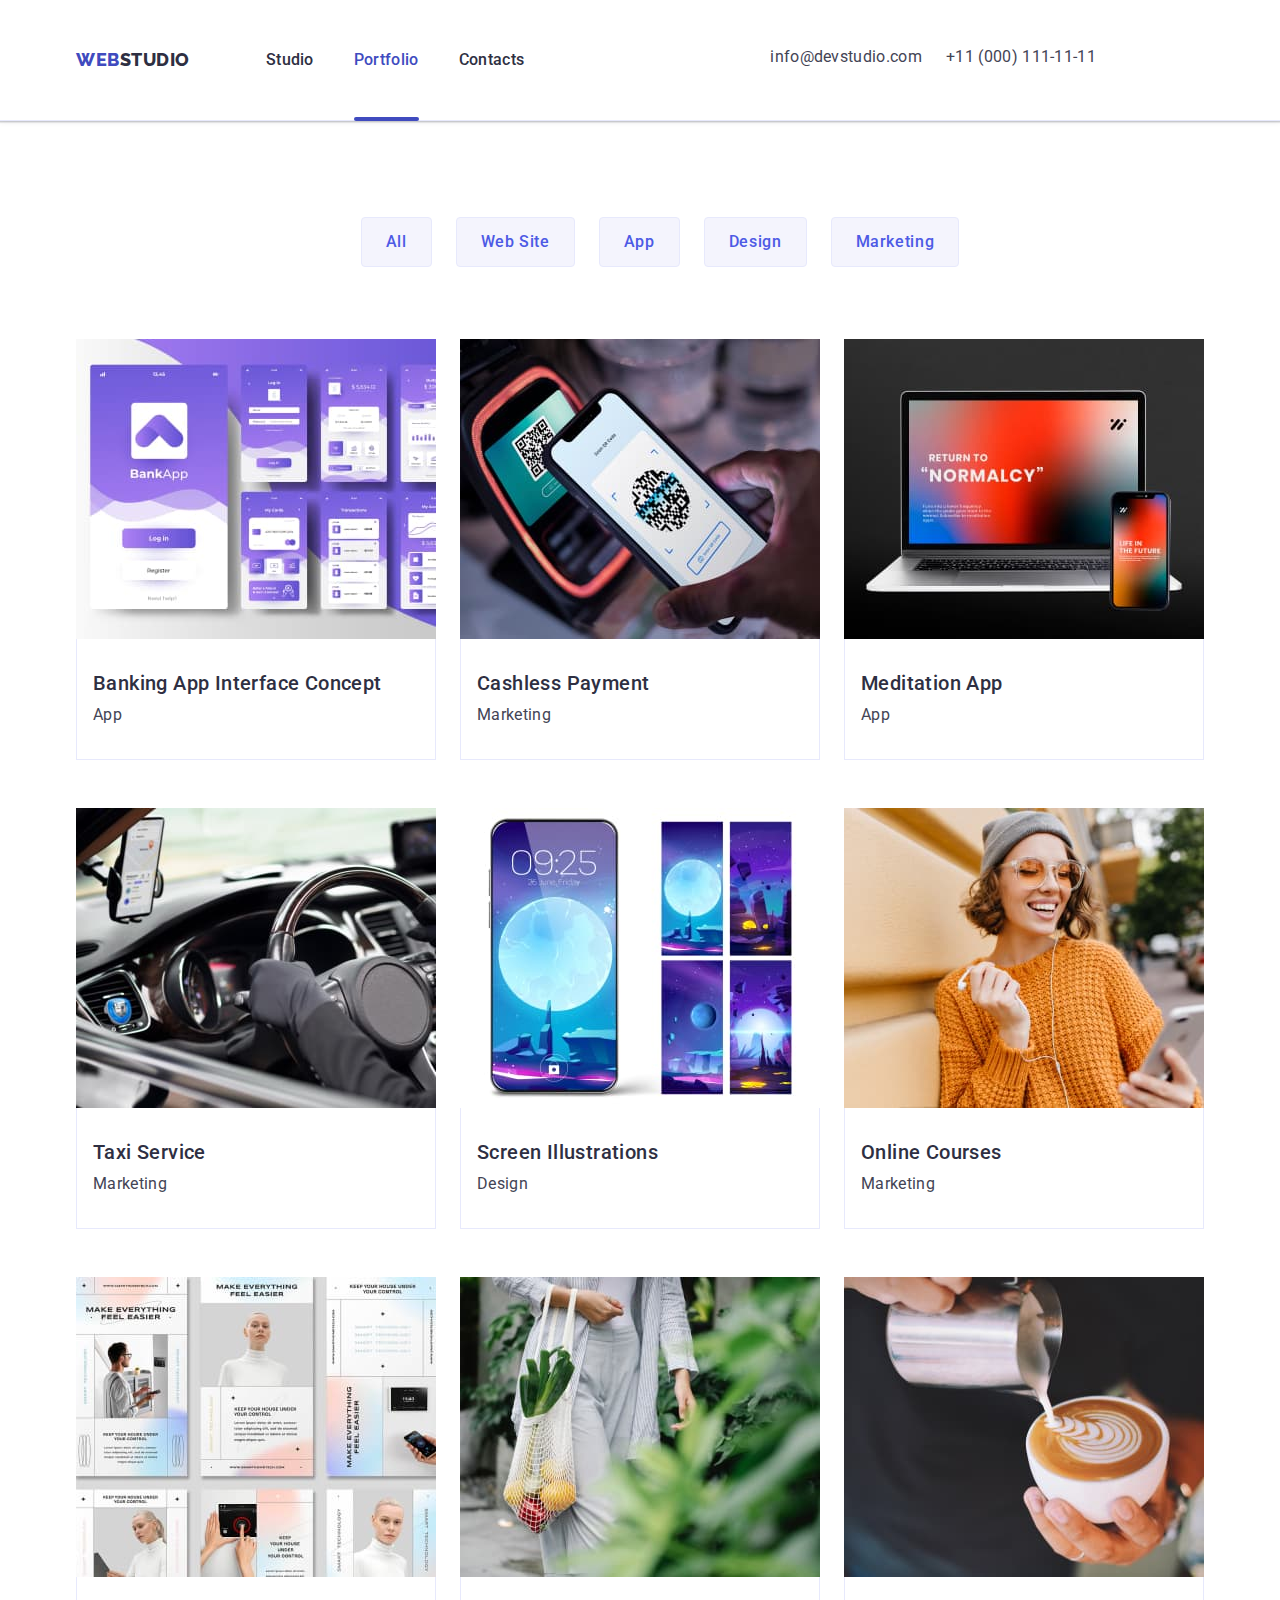
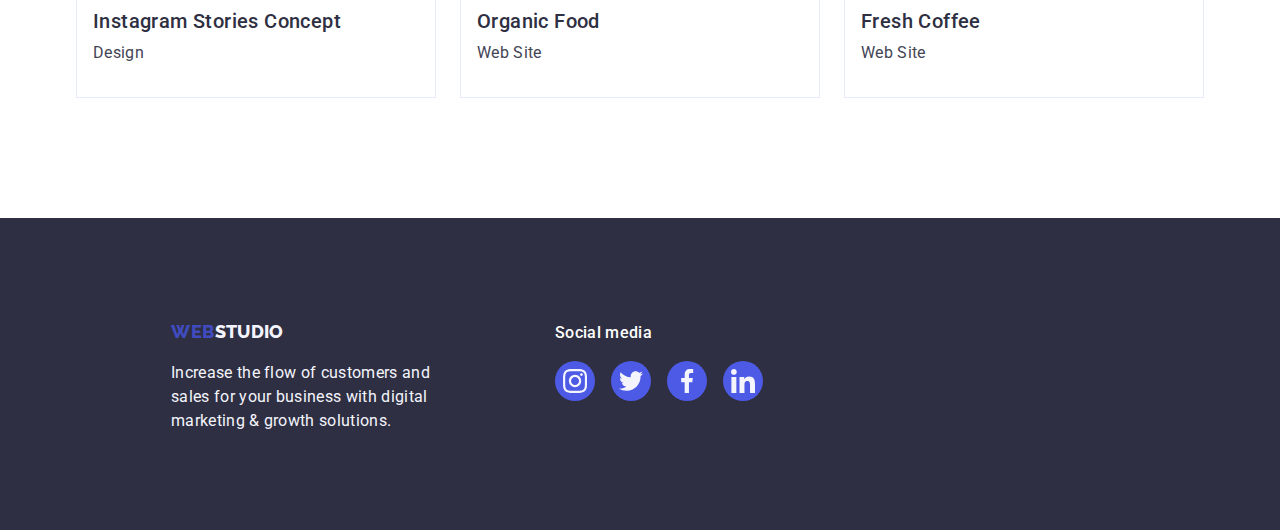
<file: portfolio.html>
<!DOCTYPE html>
<html lang="en">
  <head>
    <meta charset="UTF-8" />
    <meta name="viewport" content="width=device-width, initial-scale=1.0" />
    <title>WebStudio</title>

    <link
      rel="stylesheet"
      href="https://cdnjs.cloudflare.com/ajax/libs/modern-normalize/2.0.0/modern-normalize.min.css"
      integrity="sha512-4xo8blKMVCiXpTaLzQSLSw3KFOVPWhm/TRtuPVc4WG6kUgjH6J03IBuG7JZPkcWMxJ5huwaBpOpnwYElP/m6wg=="
      crossorigin="anonymous"
      referrerpolicy="no-referrer"
    />

    <link rel="preconnect" href="https://fonts.googleapis.com" />
    <link rel="preconnect" href="https://fonts.gstatic.com" crossorigin />
    <link
      href="https://fonts.googleapis.com/css2?family=Raleway:wght@700&family=Roboto:wght@400;500;700;900&display=swap"
      rel="stylesheet"
    />

    <link rel="stylesheet" href="./css/styles.css" />
  </head>
  <body class="body">
    <header class="all-container">
      <div class="header-container container">
        <!-- Logo -->

        <nav class="logo-style">
          <a class="logo-link link" href="./index.html"
            >Web<span class="logo-link-second">Studio</span></a
          >

          <!-- Navigation -->
          <ul class="nav-style">
            <li>
              <a class="list-link link color-black" href="./index.html"
                >Studio</a
              >
            </li>
            <li>
              <a class="list-link link nav-link-on" href="./portfolio.html"
                >Portfolio</a
              >
            </li>
            <li><a class="list-link link color-black" href="">Contacts</a></li>
          </ul>
        </nav>

        <!-- Address-->

        <address class="address">
          <ul class="list address-style-one">
            <li>
              <a class="link-address link" href="mailto:info@devstudio.com"
                >info@devstudio.com</a
              >
            </li>
            <li>
              <a class="link-address link" href="tel:+110001111111"
                >+11 (000) 111-11-11</a
              >
            </li>
          </ul>
        </address>
      </div>
    </header>

    <!-- Button -->

    <main>
      <section class="buttons-style">
        <div class="container">
          <h1 class="visually-hidden">Explorer</h1>
          <ul class="list button-margin-style">
            <li>
              <button class="button-p" type="button">All</button>
            </li>
            <li>
              <button class="button-p" type="button">Web Site</button>
            </li>
            <li>
              <button class="button-p" type="button">App</button>
            </li>
            <li>
              <button class="button-p" type="button">Design</button>
            </li>
            <li>
              <button class="button-p" type="button">Marketing</button>
            </li>
          </ul>

          <!-- Cards -->

          <ul class="list next-row-description-style">
            <li>
              <a href="" class="link link-transform-p">
                <div class="card-container-p">
                  <img
                    src="./images/images-20.jpg"
                    alt="Banking App Interface Concept"
                    width="360"
                  />
                  <p class="paragraf-modul-p">
                    14 Stylish and User-Friendly App Design Concepts · Task
                    Manager App · Calorie Tracker App · Exotic Fruit Ecommerce
                    App · Cloud Storage App
                  </p>
                </div>
                <div class="description-container">
                  <h2 class="title-second-p">Banking App Interface Concept</h2>
                  <p class="paragraf-p">App</p>
                </div></a
              >
            </li>
            <li class="li-row-style">
              <a href="" class="link link-transform-p">
                <div class="card-container-p">
                  <img
                    src="./images/images-21.jpg"
                    alt="Cashless Payment"
                    width="360"
                  />
                  <p class="paragraf-modul-p">
                    14 Stylish and User-Friendly App Design Concepts · Task
                    Manager App · Calorie Tracker App · Exotic Fruit Ecommerce
                    App · Cloud Storage App
                  </p>
                </div>
                <div class="description-container">
                  <h2 class="title-second-p">Cashless Payment</h2>
                  <p class="paragraf-p">Marketing</p>
                </div>
              </a>
            </li>
            <li class="li-row-style">
              <a href="" class="link link-transform-p">
                <div class="card-container-p">
                  <img
                    src="./images/images-22.jpg"
                    alt="Meditaion App"
                    width="360"
                  />
                  <p class="paragraf-modul-p">
                    14 Stylish and User-Friendly App Design Concepts · Task
                    Manager App · Calorie Tracker App · Exotic Fruit Ecommerce
                    App · Cloud Storage App
                  </p>
                </div>
                <div class="description-container">
                  <h2 class="title-second-p">Meditation App</h2>
                  <p class="paragraf-p">App</p>
                </div></a
              >
            </li>
            <li class="li-row-style">
              <a href="" class="link link-transform-p">
                <div class="card-container-p">
                  <img
                    src="./images/images-23.jpg"
                    alt="Taxi Service"
                    width="360"
                  />
                  <p class="paragraf-modul-p">
                    14 Stylish and User-Friendly App Design Concepts · Task
                    Manager App · Calorie Tracker App · Exotic Fruit Ecommerce
                    App · Cloud Storage App
                  </p>
                </div>
                <div class="description-container">
                  <h2 class="title-second-p">Taxi Service</h2>
                  <p class="paragraf-p">Marketing</p>
                </div></a
              >
            </li>
            <li class="li-row-style">
              <a href="" class="link link-transform-p">
                <div class="card-container-p">
                  <img
                    src="./images/images-24.jpg"
                    alt="Screen Illustrations"
                    width="360"
                  />
                  <p class="paragraf-modul-p">
                    14 Stylish and User-Friendly App Design Concepts · Task
                    Manager App · Calorie Tracker App · Exotic Fruit Ecommerce
                    App · Cloud Storage App
                  </p>
                </div>
                <div class="description-container">
                  <h2 class="title-second-p">Screen Illustrations</h2>
                  <p class="paragraf-p">Design</p>
                </div></a
              >
            </li>
            <li class="li-row-style">
              <a href="" class="link link-transform-p">
                <div class="card-container-p">
                  <img
                    src="./images/images-25.jpg"
                    alt="Online Courses"
                    width="360"
                  />
                  <p class="paragraf-modul-p">
                    14 Stylish and User-Friendly App Design Concepts · Task
                    Manager App · Calorie Tracker App · Exotic Fruit Ecommerce
                    App · Cloud Storage App
                  </p>
                </div>
                <div class="description-container">
                  <h2 class="title-second-p">Online Courses</h2>
                  <p class="paragraf-p">Marketing</p>
                </div></a
              >
            </li>
            <li class="li-row-style">
              <a href="" class="link link-transform-p">
                <div class="card-container-p">
                  <img
                    src="./images/images-26.jpg"
                    alt="Instagram Stories Concept"
                    width="360"
                  />
                  <p class="paragraf-modul-p">
                    14 Stylish and User-Friendly App Design Concepts · Task
                    Manager App · Calorie Tracker App · Exotic Fruit Ecommerce
                    App · Cloud Storage App
                  </p>
                </div>
                <div class="description-container">
                  <h2 class="title-second-p">Instagram Stories Concept</h2>
                  <p class="paragraf-p">Design</p>
                </div></a
              >
            </li>
            <li class="li-row-style">
              <a href="" class="link link-transform-p">
                <div class="card-container-p">
                  <img
                    src="./images/images-27.jpg"
                    alt="Organic Food"
                    width="360"
                  />
                  <p class="paragraf-modul-p">
                    14 Stylish and User-Friendly App Design Concepts · Task
                    Manager App · Calorie Tracker App · Exotic Fruit Ecommerce
                    App · Cloud Storage App
                  </p>
                </div>
                <div class="description-container">
                  <h2 class="title-second-p">Organic Food</h2>
                  <p class="paragraf-p">Web Site</p>
                </div></a
              >
            </li>
            <li class="li-row-style">
              <a href="" class="link link-transform-p">
                <div class="card-container-p">
                  <img
                    src="./images/images-28.jpg"
                    alt="Fresh Coffee"
                    width="360"
                  />
                  <p class="paragraf-modul-p">
                    14 Stylish and User-Friendly App Design Concepts · Task
                    Manager App · Calorie Tracker App · Exotic Fruit Ecommerce
                    App · Cloud Storage App
                  </p>
                </div>
                <div class="description-container">
                  <h2 class="title-second-p">Fresh Coffee</h2>
                  <p class="paragraf-p">Web Site</p>
                </div></a
              >
            </li>
          </ul>
        </div>
      </section>
    </main>

    <!-- Footer -->

    <footer class="fundal-footer">
      <div class="container-footer container">
        <div class="div-footer-child">
          <a class="logo-link link footer-link" href="./index.html"
            >Web<span class="logo-link-footer">Studio</span></a
          >

          <p class="paragraf-footer footer-footer-p">
            Increase the flow of customers and sales for your business with
            digital marketing & growth solutions.
          </p>
        </div>
        <div class="soc-media-div">
          <p class="sm-footer">Social media</p>
          <ul class="ul-footer">
            <li class="li-footer">
              <a href="" class="last-link-footer">
                <svg width="24" height="24" class="svg-footer">
                  <use href="./images/icons.svg#icon-instagram-footersvg"></use>
                </svg>
              </a>
            </li>

            <li class="li-footer">
              <a href="" class="last-link-footer">
                <svg width="24" height="24" class="svg-footer">
                  <use href="./images/icons.svg#icon-twitter-footersvg"></use>
                </svg>
              </a>
            </li>

            <li class="li-footer">
              <a href="" class="last-link-footer">
                <svg width="24" height="24" class="svg-footer">
                  <use href="./images/icons.svg#icon-facebook-footersvg"></use>
                </svg>
              </a>
            </li>

            <li class="li-footer">
              <a href="" class="last-link-footer">
                <svg width="24" height="24" class="svg-footer">
                  <use href="./images/icons.svg#icon-linkedin-footersvg"></use>
                </svg>
              </a>
            </li>
          </ul>
        </div>
      </div>
    </footer>
    <script src="./js/modal.js"></script>
  </body>
</html>
</file>
<file: css/styles.css>
:root {
  --brand-color: #4d5ae5;
  --navy-blue-color: #2e2f42;
  --white-color: #ffffff;
  --slate-color: #434455;
  --cloud-color: #f4f4fd;
  --cornflow: #e7e9fc;
  --ocean: #404bbf;
  --icon: #8e8f99;

  --logo-font-family: "Raleway", sans-serif;
  --text-font-family: "Roboto", sans-serif;
}

/* Global style */

*,
* ::before,
* ::after {
  box-sizing: border-box;
}

* {
  margin: 0;
}

body {
  font-family: "Roboto", sans-serif;
  color: var(--slate-color);
  background-color: var(--white-color);
}

a {
  text-decoration: none;
}

ul {
  list-style-type: none;
}

/*  modal page new */
.modal-container {
  width: 100%;
  height: 100%;
  background-color: rgba(46, 47, 66, 0.4);
  position: fixed;
  top: 0;
  margin-left: 0;
  transition: opacity 250ms cubic-bezier(0.4, 0, 0.2, 1),
    visibility 250ms cubic-bezier(0.4, 0, 0.2, 1);
}

.is-hidden {
  opacity: 0;
  visibility: hidden;
  pointer-events: none;
}

.window-modal-in {
  position: absolute;
  top: 50%;
  left: 50%;
  transform: translate(-50%, -50%) scale(1);
  width: 408px;
  min-height: 584px;
  background: #fcfcfc;
  border-radius: 4px;
  transition: transform 250ms cubic-bezier(0.4, 0, 0.2, 1);
  box-shadow: 0px 2px 1px 0px rgba(0, 0, 0, 0.2),
    0px 1px 3px 0px rgba(0, 0, 0, 0.12), 0px 1px 1px 0px rgba(0, 0, 0, 0.14);
}

.button-modal-close {
  border: 1px solid rgba(0, 0, 0, 0.1);
  position: absolute;
  top: 24px;
  right: 24px;
  width: 24px;
  height: 24px;

  border-radius: 50%;
  display: flex;
  align-items: center;
  justify-content: center;
  background-color: #e7e9fc;
  padding: 0;
  cursor: pointer;
  transition: background-color 250ms cubic-bezier(0.4, 0, 0.2, 1),
    border 250ms cubic-bezier(0.4, 0, 0.2, 1);
}

.button-modal-close:hover {
  border: none;
  background-color: #404bbf;
  fill: #ffffff;
}
.button-modal-close:focus {
  background-color: #404bbf;
  border: none;
  fill: #ffffff;
}

.svg-modal {
  transition: fill 250ms cubic-bezier(0.4, 0, 0.2, 1);
}

.svg-modal:hover,
.svg-modal:focus {
  fill: #ffffff;
}

/* Header bouth */

.container {
  max-width: 1158px;
  margin: 0 auto;
  padding: 0 15px;
}

.all-container {
  border-bottom: 1px solid #e7e9fc;
  box-shadow: 0px 2px 1px rgba(46, 47, 66, 0.08),
    0px 1px 1px rgba(46, 47, 66, 0.16), 0px 1px 6px rgba(46, 47, 66, 0.08);
}

.header-container {
  display: flex;
  width: 1158px;
  flex-direction: row;
}

.logo-style {
  display: flex;
  align-items: center;
  margin-right: 76px;
}

.logo-link {
  color: var(--brand-color);
  font-family: "Raleway", sans-serif;
  font-size: 18px;
  font-weight: 800;
  line-height: 1.17;
  letter-spacing: 0.03em;
  text-transform: uppercase;
  margin-right: 76px;
}

.logo-link-second {
  color: var(--navy-blue-color);
}

.nav-style {
  display: flex;
  gap: 40px;
  padding: 24px 0;
}

.list {
  list-style: none;
  display: flex;
  gap: 24px;
  justify-content: center;
}

.link {
  text-decoration: none;
  display: block;
  color: #404bbf;
}

.link:hover {
  color: #404bbf;
}

.link:focus {
  color: #404bbf;
}

/* TUDO schimbare color in :var(navy... */
.list-link {
  color: #404bbf;
  font-size: 16px;
  font-weight: 500;
  line-height: 1.5;
  letter-spacing: 0.02em;
  text-decoration: none;
  padding: 24px 0;
  transition: color 250ms cubic-bezier(0.4, 0, 0.2, 1);
}

.list-link:hover,
.list-link:focus {
  color: #404bbf;
}

.nav-link-on {
  position: relative;
  color: #404bbf;
}

.nav-link-on::after {
  content: "";
  width: 100%;
  height: 4px;
  background-color: #404bbf;
  position: absolute;
  display: block;
  top: 93px;
  border-radius: 2px;
  bottom: -1px;
  margin-left: 0;
}

.color-black {
  color: var(--navy-blue-color);
}

.address {
  font-style: normal;
  list-style-type: none;
  display: flex;
  gap: 40px;
}

.link-address {
  color: var(--slate-color);
  font-size: 16px;
  font-weight: 400;
  line-height: 1.5;
  letter-spacing: 0.02em;
  text-decoration: none;
  transition: color 250ms cubic-bezier(0.4, 0, 0.2, 1);
}

.link-address:hover,
.link-address:focus {
  color: #404bbf;
}

.address-style-one {
  margin-top: 45px;
  margin-left: 130px;
}

/* section-one page-first*/

.title-all {
  background-image: linear-gradient(
      rgba(46, 47, 66, 0.7),
      rgba(46, 47, 66, 0.7)
    ),
    url(../images/photo-fundal-pag1.jpeg);
  background-color: var(--navy-blue-color);
  max-width: 1440px;
  background-repeat: no-repeat;
  background-position: center;
  background-size: cover;
}

.section-one-style {
  display: flex;
  padding: 188px 0;
}

.title {
  color: var(--white-color);
  font-size: 56px;
  font-weight: 700;
  line-height: 1.07;
  letter-spacing: 0.02em;
  text-align: center;
}

.title-big {
  max-width: 496px;
}

.button-html {
  font-family: "Roboto", sans-serif;
  color: var(--white-color);
  background-color: #4d5ae5;

  font-size: 16px;
  font-weight: 500;
  line-height: 1.5;
  letter-spacing: 0.04em;
  text-align: center;
  cursor: pointer;
  transition: background-color 250ms cubic-bezier(0.4, 0, 0.2, 1);
}

.button-html:hover,
.button-html:focus {
  color: var(--white-color);
  transition: background-color 250ms cubic-bezier(0.4, 0, 0.2, 1);
}

.buttons-big {
  display: block;
  min-width: 169px;
  height: 56px;
  margin-top: 40px;
  border: none;
  background-color: 250ms cubic-bezier(0.4, 0, 0.2, 1);
  border-radius: 4px;
  cursor: pointer;
  margin: auto;
  margin-top: 30px;
}

/* section-two page-first*/

.section-two-style {
  padding: 120px 0;
}

.visually-hidden {
  position: absolute;
  width: 1px;
  height: 1px;
  margin: -1px;
  border: 0;
  padding: 0;
  white-space: nowrap;
  clip-path: inset(100%);
  clip: rect(0 0 0 0);
  overflow: hidden;
}

.li-style {
  width: calc((100%-72px) / 4);
}

.icons-container-top {
  display: flex;
  align-items: center;
  justify-content: center;
  height: 112px;
  background-color: #f4f4fd;
  border-radius: 4px;
  margin-bottom: 8px;
}

.subtitle-list {
  color: var(--navy-blue-color);
  font-size: 20px;
  font-weight: 500;
  line-height: 1.2;
  letter-spacing: 0.02em;
  text-transform: capitalize;
}

.subtitle-style {
  margin-bottom: 8px;
}

.paragraf-two {
  color: var(--slate-color);
  font-size: 16px;
  font-weight: 400;
  line-height: 1.5;
  letter-spacing: 0.02em;
}

/* section-three page-first*/

.section-three-style {
  padding-bottom: 120px;
}

.title-images {
  background-color: #ffffffff;
}

.title-images {
  color: var(--navy-blue-color);
  font-size: 36px;
  line-height: 1.11;
  letter-spacing: 0.02em;
  text-align: center;
  text-transform: capitalize;
}

.what-are-you-style {
  margin-bottom: 72px;
}

.images-style {
  width: calc((100%-48px) / 3);
}

/* section-four page-first*/

.our-team {
  background-color: #f4f4fd;
  display: flex;
}

.section-four-style {
  padding: 120px 0;
}

.title-our-team {
  display: flex;
  gap: 24px;
  font-size: 36px;
  line-height: 1.11;
  text-align: center;
  letter-spacing: 0.02em;
  text-transform: capitalize;
  color: var(--navy-blue-color);
  margin-left: 500px;
}

.our-team-style {
  margin-bottom: 72px;
}

.team {
  background-color: #ffffffff;
}

.team-name-style {
  width: calc((100%-72px) / 4);
  border-radius: 0px 0px 4px 4px;
  box-shadow: 0px 1px 6px rgba(46, 47, 66, 0.08),
    0px 1px 1px rgba(46, 47, 66, 0.16), 0px 2px 1px rgba(46, 47, 66, 0.08);
}

.photo {
  background-color: #ffffff;
}

.team-name-container {
  padding: 32px 0;
  text-align: center;
  margin-bottom: 8px;
}

.team-name {
  font-size: 20px;
  font-weight: 500;
  line-height: 1.2;
  letter-spacing: 0.02em;
  color: var(--navy-blue-color);
  margin-bottom: 8px;
}

.paragraf {
  color: var(--slate-color);
  font-size: 16px;
  font-weight: 400;
  line-height: 1.5;
  letter-spacing: 0.02em;
}

.social {
  display: flex;
  gap: 24px;
  margin-left: -25px;
}

.insta {
  width: 40px;
  height: 40px;
  box-shadow: 0px 1px 6px rgba(46, 47, 66, 0.08),
    0px 1px 1px rgba(46, 47, 66, 0.16), 0px 2px 1px rgba(46, 47, 66, 0.08);
}

.instagr {
  width: 100%;
  height: 100%;
  background-color: var(--brand-color);
  transition: background-color 250ms cubic-bezier(0.4, 0, 0.2, 1);
  border-radius: 50%;
  display: flex;
  align-items: center;
  justify-content: center;
  gap: 24px;
}

.instagr:hover,
.intragr:focus {
  background-color: #404bbf;
}

.svg-icon {
  fill: var(--cloud-color);
}

/* section-five-pag.1 */

.section-custom {
  padding-top: 120px;
  padding-bottom: 120px;
}

.title-custom {
  font-size: 36px;
  line-height: 1.11;
  color: var(--navy-blue-color);
  margin-bottom: 72px;
  text-align: center;
}

.list-custom {
  display: flex;
  gap: 24px;
  list-style-type: none;
  height: 88px;
  padding: 0%;
}

.li-custom {
  width: calc((100% - 120px) / 6);
}

.link-custom {
  width: 100%;
  height: 100%;
  border: 1px solid #8e8f99;
  border-radius: 4px;
  display: flex;
  align-items: center;
  justify-content: center;
  color: var(--icon);
  transition: border-color 250ms cubic-bezier(0.4, 0, 0.2, 1),
    color 250ms cubic-bezier(0.4, 0, 0.2, 1);
}

.link-custom:hover {
  border-color: #404bbf;
  color: #404bbf;
}

.link-custom:focus {
  border-color: #404bbf;
  color: #404bbf;
}

.icon-custom {
  fill: currentColor;
}

/* button-portofolio */

.buttons-style {
  padding-top: 96px;
  padding-bottom: 120px;
}

.button-margin-style {
  display: flex;
  justify-content: center;
  margin-bottom: 72px;
}

.button-p {
  font-family: "Roboto", sans-serif;
  color: var(--brand-color);
  border: #e7e9fc;
  background: #f4f4fd;
  font-size: 16px;
  font-weight: 500;
  line-height: 1.5;
  letter-spacing: 0.04em;
  cursor: pointer;
  padding: 12px 24px;
  border: 1px solid #e7e9fc;
  border-radius: 4px;
  transition: color 250ms cubic-bezier(0.4, 0, 0.2, 1),
    background-color 250ms cubic-bezier(0.4, 0, 0.2, 1),
    border-color 250ms cubic-bezier(0.4, 0, 0.2, 1),
    box-shadow 250ms cubic-bezier(0.4, 0, 0.2, 1);
}

.button-p:hover {
  background-color: #404bbf;
  color: var(--white-color);
  border: 1px solid transparent;
  box-shadow: 0px 3px 1px rgba(0, 0, 0, 0.1), 0px 2px 1px rgba(0, 0, 0, 0.08),
    0px 2px 2px rgba(0, 0, 0, 0.12);
}

.button-p:focus {
  background-color: #404bbf;
  color: var(--white-color);
  border: 1px solid transparent;
  box-shadow: 0px 3px 1px rgba(0, 0, 0, 0.1), 0px 2px 1px rgba(0, 0, 0, 0.08),
    0px 2px 2px rgba(0, 0, 0, 0.12);
}

/* cards-portofolio */

.next-row-description-style {
  flex-wrap: wrap;
  column-gap: 24px;
  padding: 0%;
  row-gap: 48px;
}

.link-transform-p {
  width: calc((100%-48px) / 3);
  display: block;
  transition: box-shadow 250ms cubic-bezier(0.4, 0, 0.2, 1);
}

.link-transform-p:hover {
  box-shadow: 0px 1px 6px rgba(46, 47, 66, 0.08),
    0px 1px 1px rgba(46, 47, 66, 0.16), 0px 2px 1px rgba(46, 47, 66, 0.08);
}

.link-transform-p:focus {
  box-shadow: 0px 1px 6px rgba(46, 47, 66, 0.08),
    0px 1px 1px rgba(46, 47, 66, 0.16), 0px 2px 1px rgba(46, 47, 66, 0.08);
}

.link-transform-p:hover .paragraf-modul-p {
  transform: translateY(0%);
}

.link-transform-p:focus .paragraf-modul-p {
  transform: translateY(0%);
}

.card-container-p {
  position: relative;
  overflow: hidden;
}

.paragraf-modul-p {
  position: absolute;
  top: 0;
  font-size: 16px;
  line-height: 1.5;
  letter-spacing: 0.02em;
  color: var(--cloud-color);
  padding: 40px 32px;
  background-color: #4d5ae5;
  height: 100%;
  width: 100%;
  transform: translateY(100%);
  transition: transform 250ms cubic-bezier(0.4, 0, 0.2, 1);
}

.description-container {
  padding: 32px 16px;
  border: 1px solid #e7e9fc;
  border-top: none;
}

.title-second-p {
  color: var(--navy-blue-color);
  font-family: "Roboto", sans-serif;
  font-size: 20px;
  font-weight: 500;
  line-height: 1.2;
  letter-spacing: 0.02em;
  text-decoration: none;
  text-transform: capitalize;
  margin-bottom: 8px;
}

.paragraf-p {
  color: var(--slate-color);
  font-size: 16px;
  font-weight: 400;
  line-height: 1.5;
  letter-spacing: 0.02em;
}

/* section-five-footer-bouth */

.fundal-footer {
  padding: 100px 0;
  height: 312px;
  background-color: #2e2f42;
}

.container-footer {
  display: flex;
  margin-left: 156px;
  align-items: baseline;
}

.div-footer-child {
  margin-right: 120px;
}

.logo-link-footer {
  color: var(--cloud-color);
  font-family: "Raleway", sans-serif;
  font-size: 18px;
  line-height: 1.5;
  letter-spacing: 0.02em;
}

.footer-link {
  display: inline-block;
  margin-bottom: 16px;
}

.paragraf-footer {
  font-size: 16px;
  color: var(--cloud-color);
  line-height: 1.5;
  letter-spacing: 0.02em;
}

.footer-footer-p {
  max-width: 264px;
}

.sm-footer {
  margin-bottom: 16px;
  font-family: Roboto;
  font-size: 16px;
  font-style: normal;
  font-weight: 500;
  line-height: 1.5;
  letter-spacing: 0.02em;
  color: var(--white-color);
}

.ul-footer {
  display: flex;
  gap: 16px;
  justify-content: center;
  list-style-type: none;
  margin-left: -40px;
}

.li-footer {
  width: 40px;
  height: 40px;
}

.last-link-footer {
  width: 100%;
  height: 100%;
  background-color: #4d5ae5;
  border-radius: 50%;
  display: flex;
  align-items: center;
  justify-content: center;
  transition: background-color 250ms cubic-bezier(0.4, 0, 0.2, 1);
}

.last-link-footer:hover,
.last-link-footer:focus {
  background-color: #31d0aa;
}

.svg-footer {
  display: flex;
  align-items: center;
  justify-content: center;
  padding-inline-end: 0%;
  fill: var(--cloud-color);
}

/* all-page-container-portofolio */

img {
  display: block;
}

.fundal-footer-link {
  font-family: "Raleway", sans-serif;
  font-weight: 800;
  font-size: 18px;
  line-height: 1.17;
  letter-spacing: 0.03em;
  text-transform: lowercase;
  background-color: var(--navy-blue-color);
}
</file>
